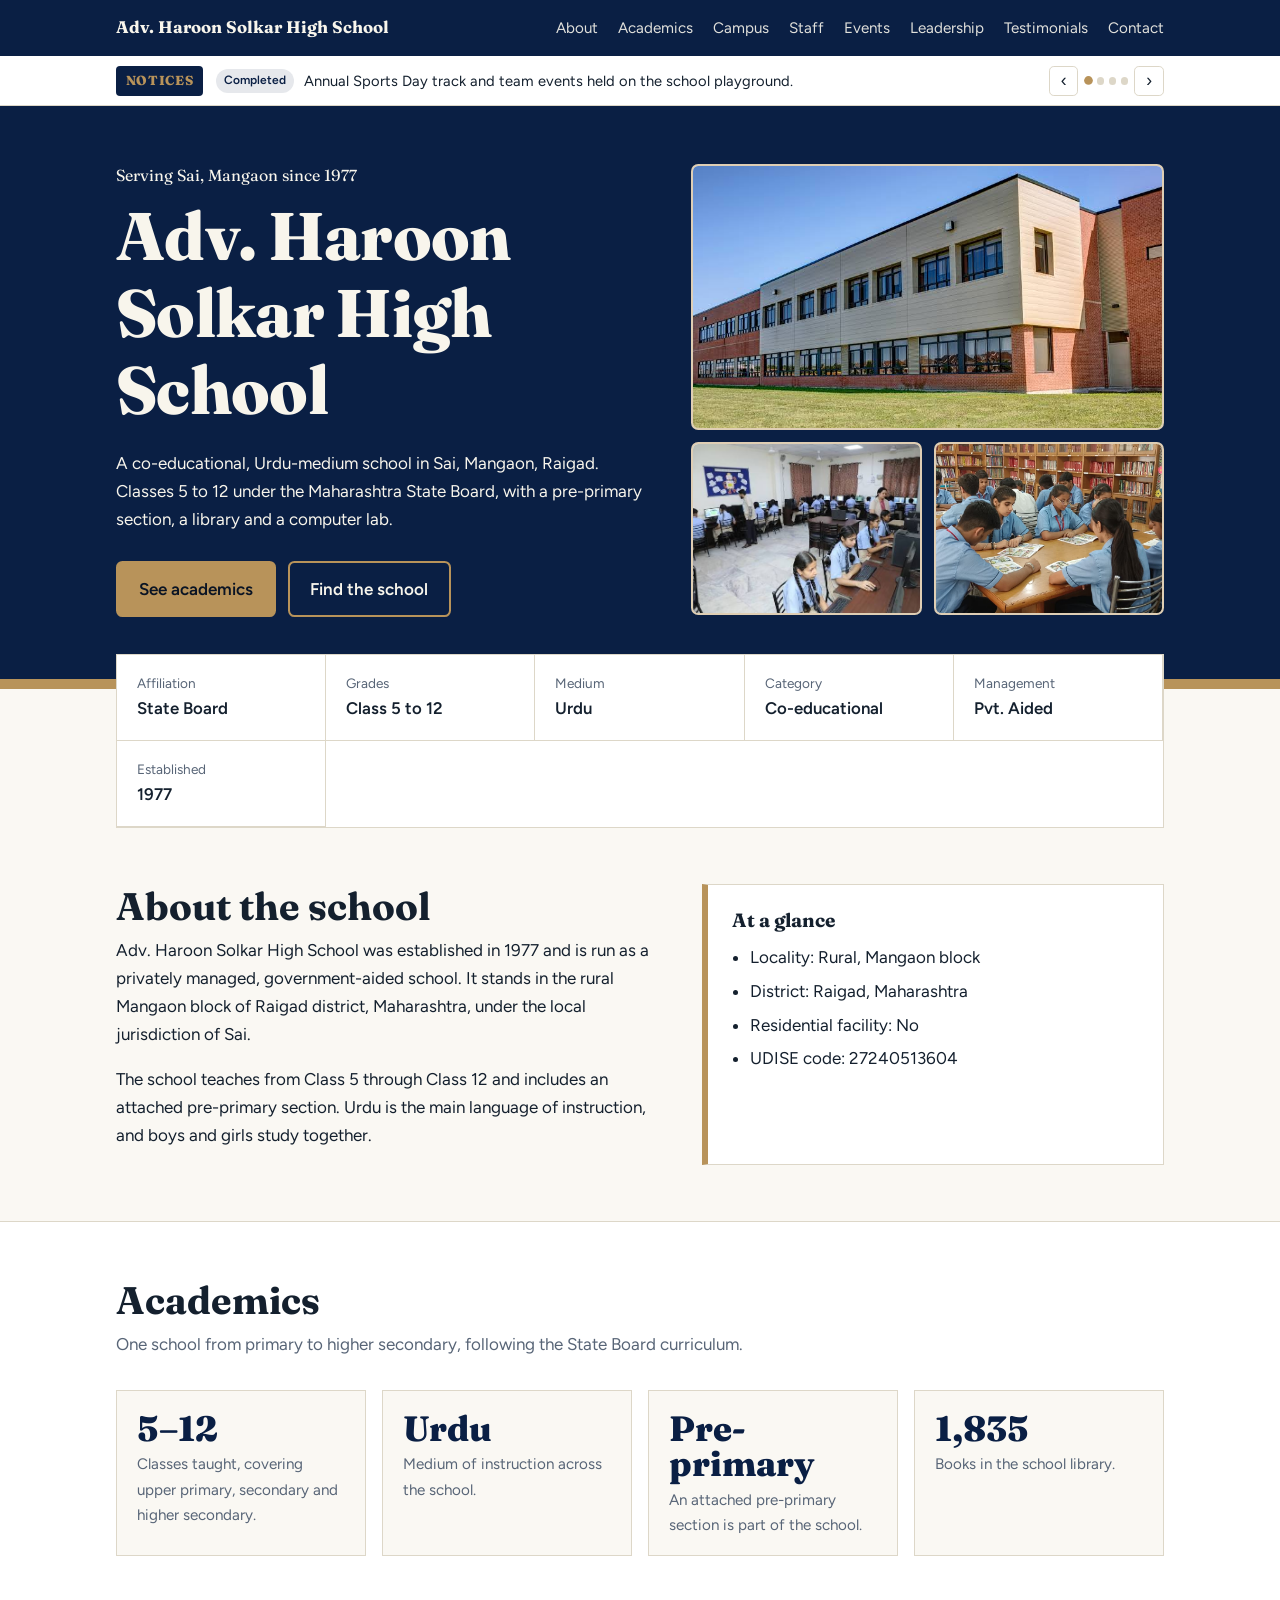
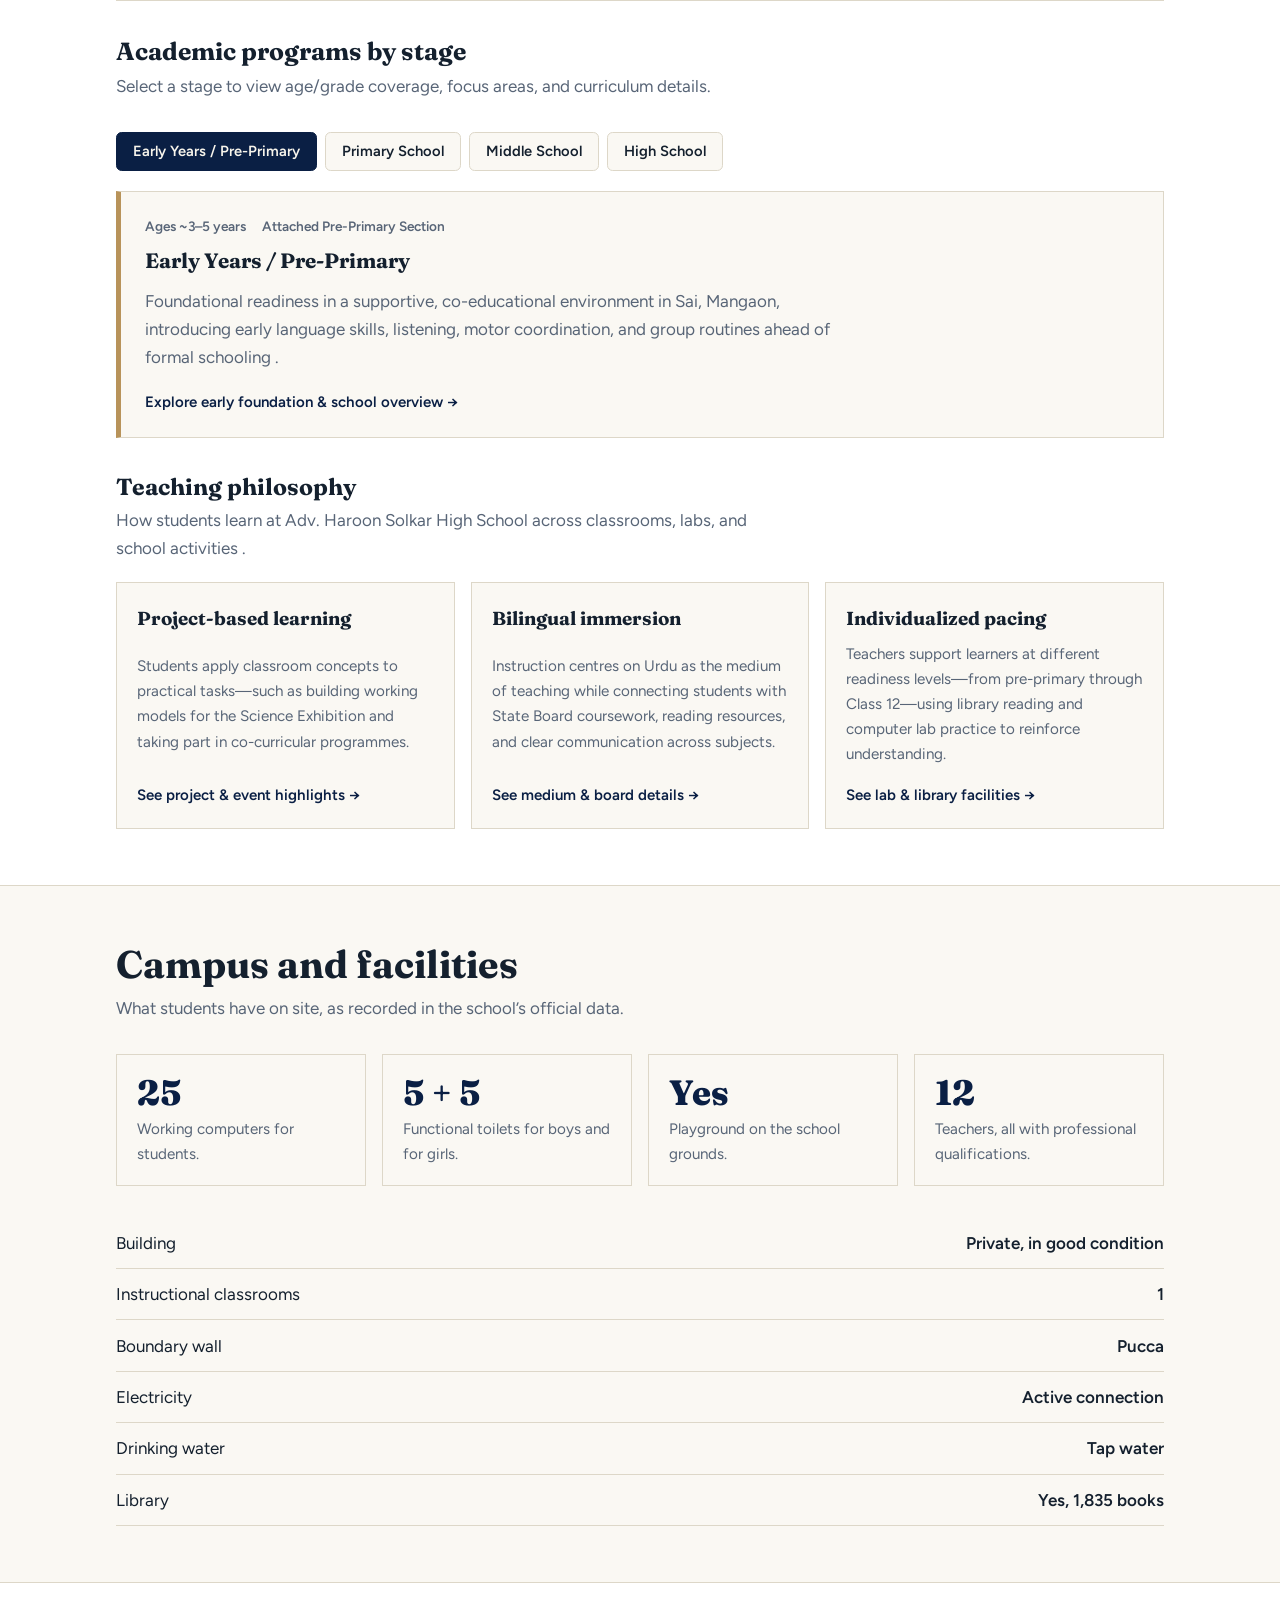
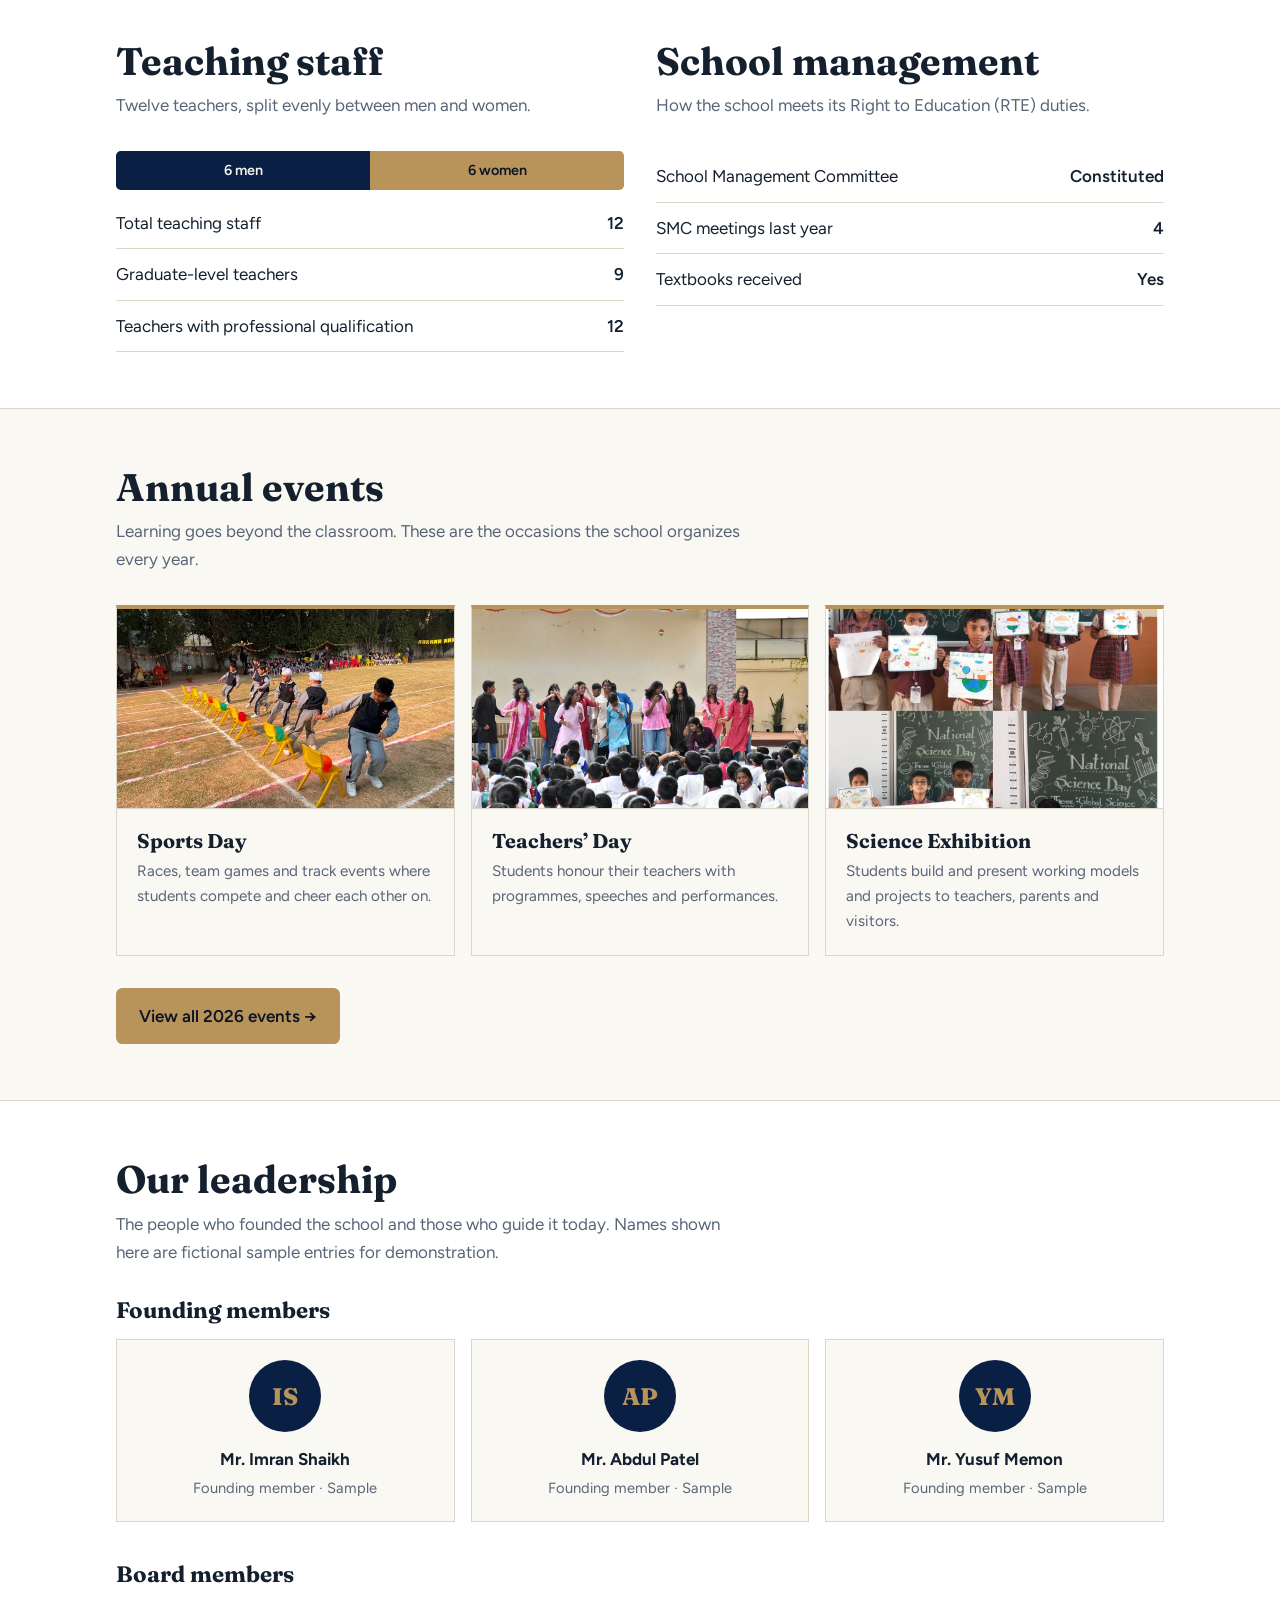
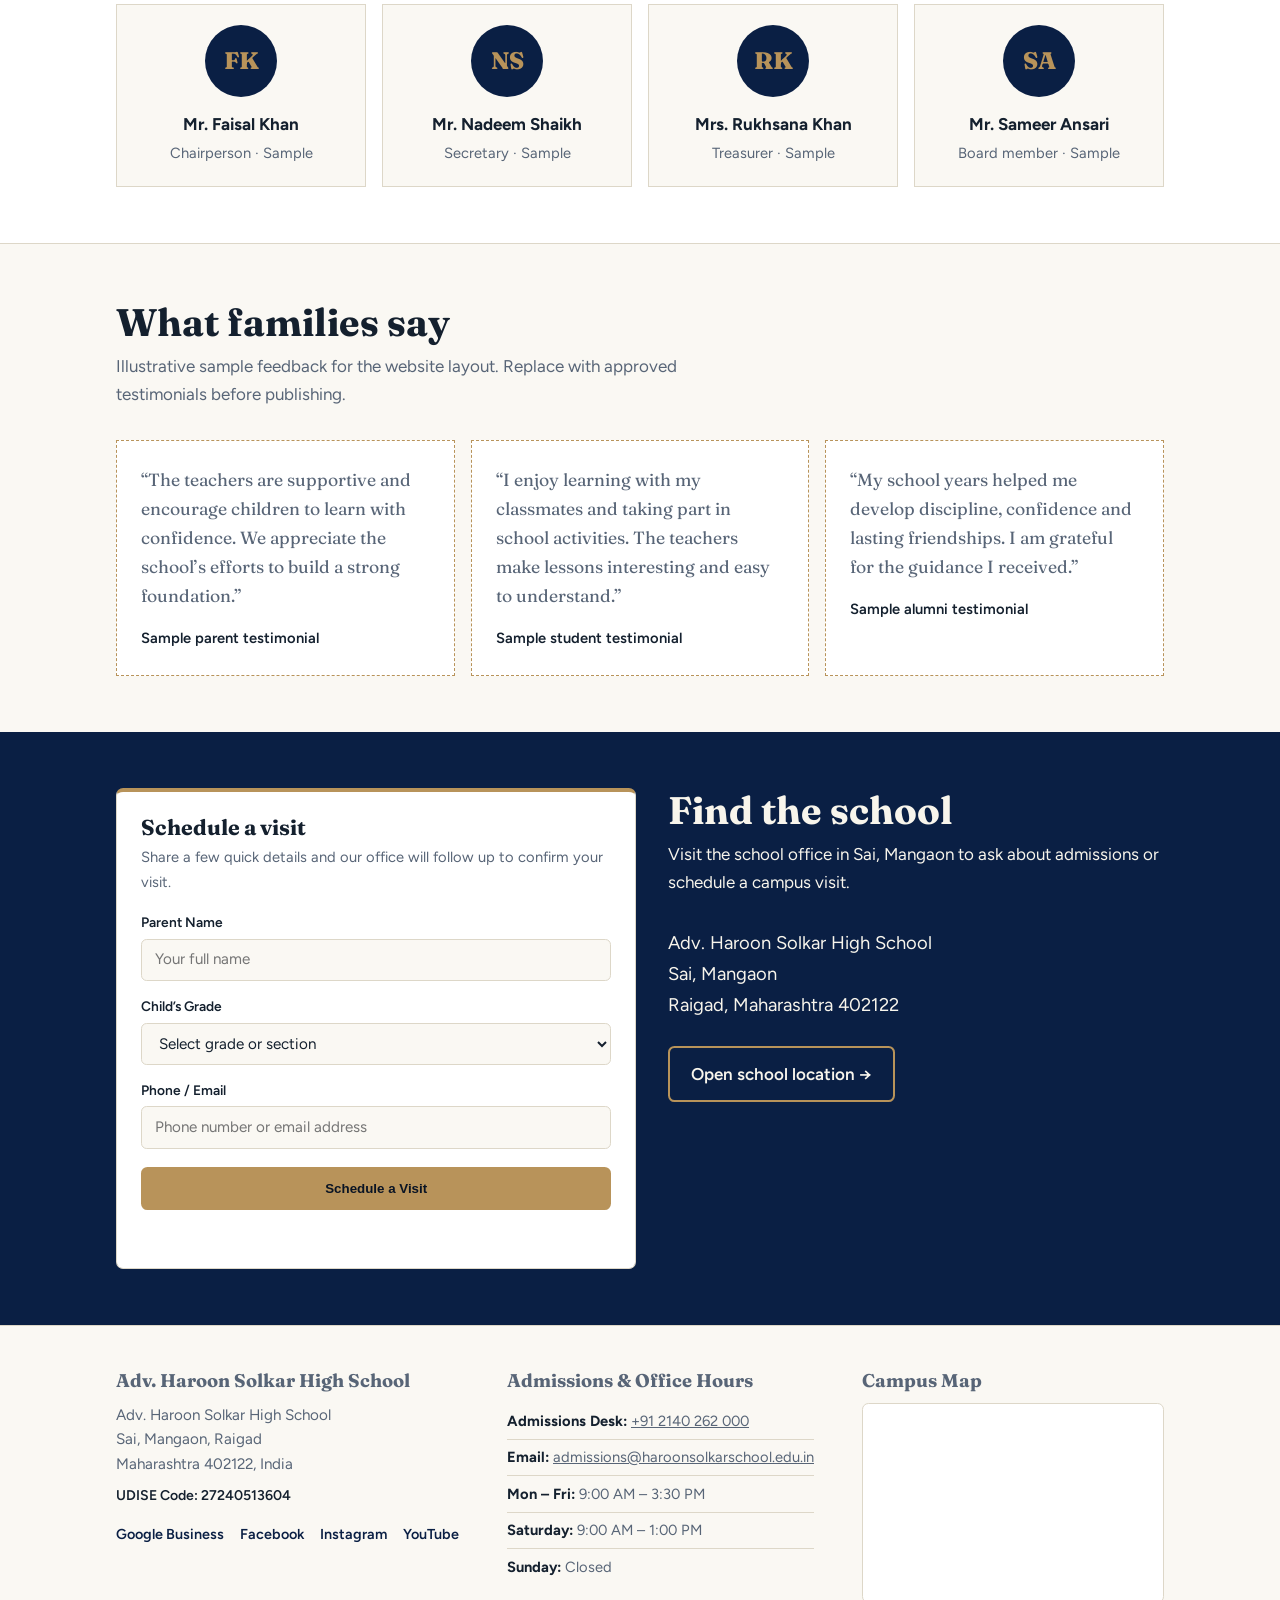
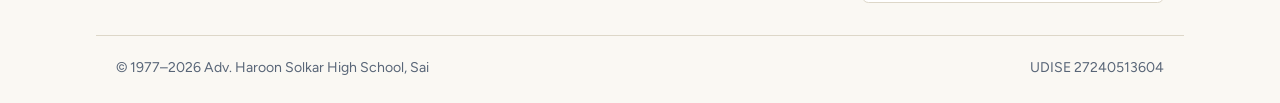
<file: index.html>
<!DOCTYPE html>
<html lang="en">
<head>
<meta charset="utf-8">
<link rel="icon" href="/images/Fav-icon.png?v=2" type="image/png">
<link rel="shortcut icon" href="/images/Fav-icon.png?v=2" type="image/png">
<meta name="viewport" content="width=device-width, initial-scale=1, viewport-fit=cover">
<title>Adv. Haroon Solkar High School, Sai</title>
<link rel="preconnect" href="https://fonts.googleapis.com">
<link rel="stylesheet" href="https://fonts.googleapis.com/css2?family=Fraunces:opsz,wght@9..144,600;9..144,800&family=Figtree:wght@400;500;600&family=Noto+Naskh+Arabic:wght@500;700&display=swap">
<link rel="stylesheet" href="style.css">
</head>
<body>
<nav>
  <div class="wrap">
    <b>Adv. Haroon Solkar High School</b>
    <ul>
      <li><a href="#about">About</a></li>
      <li><a href="#academics">Academics</a></li>
      <li><a href="#campus">Campus</a></li>
      <li><a href="#staff">Staff</a></li>
      <li><a href="#events">Events</a></li>
      <li><a href="#leadership">Leadership</a></li>
      <li><a href="#voices">Testimonials</a></li>
      <li><a href="#contact">Contact</a></li>
    </ul>
  </div>
</nav>

<div class="notice-bar" role="region" aria-label="School notices and announcements">
  <div class="wrap notice-inner">
    <span class="notice-label">Notices</span>
    <div class="notice-viewport" tabindex="0">
      <div class="notice-track">
        <div class="notice-slide">
          <span class="notice-tag past">Completed</span>
          <span>Annual Sports Day track and team events held on the school playground.</span>
        </div>
        <div class="notice-slide">
          <span class="notice-tag past">Completed</span>
          <span>Teachers’ Day assembly and felicitation programme conducted for all 12 faculty members.</span>
        </div>
        <div class="notice-slide">
          <span class="notice-tag upcoming">Upcoming</span>
          <span>Science Exhibition preparations underway — students finalizing working models and projects.</span>
        </div>
        <div class="notice-slide">
          <span class="notice-tag upcoming">Upcoming</span>
          <span>School Management Committee (SMC) and parent-teacher updates available at the school office in Sai.</span>
        </div>
      </div>
    </div>
    <div class="notice-controls">
      <button type="button" class="notice-btn" id="noticePrev" aria-label="Previous notice">‹</button>
      <div class="notice-dots" id="noticeDots" aria-label="Choose notice"></div>
      <button type="button" class="notice-btn" id="noticeNext" aria-label="Next notice">›</button>
    </div>
  </div>
</div>

<header class="hero">
  <div class="wrap">
    <div>
      <p class="since">Serving Sai, Mangaon since 1977</p>
      <h1>Adv. Haroon Solkar High School</h1>
      <p class="lead">A co-educational, Urdu-medium school in Sai, Mangaon, Raigad. Classes 5 to 12 under the Maharashtra State Board, with a pre-primary section, a library and a computer lab.</p>
      <div class="btns">
        <a class="btn primary" href="#academics">See academics</a>
        <a class="btn ghost" href="#contact">Find the school</a>
      </div>
    </div>
    <div class="hero-gallery" aria-label="School photos">
      <figure class="hero-photo hero-photo-main">
        <img src="images/school-building.jpg" alt="Adv. Haroon Solkar High School building in Sai, Mangaon">
      </figure>
      <figure class="hero-photo">
        <img src="images/computer-lab.jpg" alt="Students working in the school computer lab">
      </figure>
      <figure class="hero-photo">
        <img src="images/school-library.jpg" alt="School library and reading space">
      </figure>
    </div>
  </div>
</header>

<div class="wrap">
  <dl class="facts" aria-label="School fast facts">
    <div><dt>Affiliation</dt><dd>State Board</dd></div>
    <div><dt>Grades</dt><dd>Class 5 to 12</dd></div>
    <div><dt>Medium</dt><dd>Urdu</dd></div>
    <div><dt>Category</dt><dd>Co-educational</dd></div>
    <div><dt>Management</dt><dd>Pvt. Aided</dd></div>
    <div><dt>Established</dt><dd>1977</dd></div>
  </dl>
</div>

<section id="about">
  <div class="wrap about">
    <div>
      <h2>About the school</h2>
      <p>Adv. Haroon Solkar High School was established in 1977 and is run as a privately managed, government-aided school. It stands in the rural Mangaon block of Raigad district, Maharashtra, under the local jurisdiction of Sai.</p>
      <p>The school teaches from Class 5 through Class 12 and includes an attached pre-primary section. Urdu is the main language of instruction, and boys and girls study together.</p>
    </div>
    <aside class="panel">
      <h3>At a glance</h3>
      <ul>
        <li>Locality: Rural, Mangaon block</li>
        <li>District: Raigad, Maharashtra</li>
        <li>Residential facility: No</li>
        <li>UDISE code: 27240513604</li>
      </ul>
    </aside>
  </div>
</section>

<section id="academics" class="alt">
  <div class="wrap">
    <h2>Academics</h2>
    <p class="sub">One school from primary to higher secondary, following the State Board curriculum.</p>
    <div class="grid">
      <div class="tile"><div class="n">5–12</div><p>Classes taught, covering upper primary, secondary and higher secondary.</p></div>
      <div class="tile"><div class="n">Urdu</div><p>Medium of instruction across the school.</p></div>
      <div class="tile"><div class="n">Pre-primary</div><p>An attached pre-primary section is part of the school.</p></div>
      <div class="tile"><div class="n">1,835</div><p>Books in the school library.</p></div>
    </div>
    <div class="programs-block">
      <h3>Academic programs by stage</h3>
      <p class="sub">Select a stage to view age/grade coverage, focus areas, and curriculum details.</p>

      <div class="stage-tabs" role="tablist" aria-label="Academic stages">
        <button type="button" class="stage-tab is-active" role="tab" aria-selected="true" aria-controls="stage-early" id="tab-early" data-stage="stage-early">
          Early Years / Pre-Primary
        </button>
        <button type="button" class="stage-tab" role="tab" aria-selected="false" aria-controls="stage-primary" id="tab-primary" data-stage="stage-primary">
          Primary School
        </button>
        <button type="button" class="stage-tab" role="tab" aria-selected="false" aria-controls="stage-middle" id="tab-middle" data-stage="stage-middle">
          Middle School
        </button>
        <button type="button" class="stage-tab" role="tab" aria-selected="false" aria-controls="stage-high" id="tab-high" data-stage="stage-high">
          High School
        </button>
      </div>

      <div class="stage-panels">
        <div class="stage-panel is-active" id="stage-early" role="tabpanel" aria-labelledby="tab-early">
          <div class="stage-meta">
            <span>Ages ~3–5 years</span>
            <span>Attached Pre-Primary Section</span>
          </div>
          <h4>Early Years / Pre-Primary</h4>
          <p>Foundational readiness in a supportive, co-educational environment in Sai, Mangaon, introducing early language skills, listening, motor coordination, and group routines ahead of formal schooling .</p>
          <a class="stage-link" href="#about">Explore early foundation &amp; school overview →</a>
        </div>

        <div class="stage-panel" id="stage-primary" role="tabpanel" aria-labelledby="tab-primary">
          <div class="stage-meta">
            <span>Ages ~10–11 years</span>
            <span>Class 5 (Upper Primary)</span>
          </div>
          <h4>Primary School</h4>
          <p>Builds core literacy, numeracy, and study habits under the Maharashtra State Board curriculum with Urdu instruction, supported by the school library (1,835 books) and 25 working computers .</p>
          <a class="stage-link" href="#campus">Explore campus &amp; learning resources →</a>
        </div>

        <div class="stage-panel" id="stage-middle" role="tabpanel" aria-labelledby="tab-middle">
          <div class="stage-meta">
            <span>Ages ~11–14 years</span>
            <span>Classes 6–8</span>
          </div>
          <h4>Middle School</h4>
          <p>Deepens subject understanding across languages, mathematics, general science, and social studies through hands-on activities, computer lab sessions, and annual exhibitions.</p>
          <a class="stage-link" href="events.html">Explore student exhibitions &amp; 2026 events →</a>
        </div>

        <div class="stage-panel" id="stage-high" role="tabpanel" aria-labelledby="tab-high">
          <div class="stage-meta">
            <span>Ages ~14–18 years</span>
            <span>Classes 9–12 (Secondary &amp; Higher Secondary)</span>
          </div>
          <h4>High School</h4>
          <p>Prepares students for Maharashtra State Board secondary and higher secondary milestones with guided instruction from 12 professionally qualified teachers in a co-educational setting.</p>
          <a class="stage-link" href="#staff">Explore teaching staff &amp; academic support →</a>
        </div>
      </div>

      <div class="philosophy-box">
        <h3>Teaching philosophy</h3>
        <p class="sub" style="margin-bottom:1.25rem">How students learn at Adv. Haroon Solkar High School across classrooms, labs, and school activities .</p>
        <div class="phil-grid">
          <div class="phil-card">
            <h4>Project-based learning</h4>
            <p>Students apply classroom concepts to practical tasks—such as building working models for the Science Exhibition and taking part in co-curricular programmes.</p>
            <a class="stage-link" href="events.html">See project &amp; event highlights →</a>
          </div>
          <div class="phil-card">
            <h4>Bilingual immersion</h4>
            <p>Instruction centres on Urdu as the medium of teaching while connecting students with State Board coursework, reading resources, and clear communication across subjects.</p>
            <a class="stage-link" href="#about">See medium &amp; board details →</a>
          </div>
          <div class="phil-card">
            <h4>Individualized pacing</h4>
            <p>Teachers support learners at different readiness levels—from pre-primary through Class 12—using library reading and computer lab practice to reinforce understanding.</p>
            <a class="stage-link" href="#campus">See lab &amp; library facilities →</a>
          </div>
        </div>
      </div>
    </div>
  </div>
</section>

<section id="campus">
  <div class="wrap">
    <h2>Campus and facilities</h2>
    <p class="sub">What students have on site, as recorded in the school’s official data.</p>
    <div class="grid">
      <div class="tile"><div class="n">25</div><p>Working computers for students.</p></div>
      <div class="tile"><div class="n">5 + 5</div><p>Functional toilets for boys and for girls.</p></div>
      <div class="tile"><div class="n">Yes</div><p>Playground on the school grounds.</p></div>
      <div class="tile"><div class="n">12</div><p>Teachers, all with professional qualifications.</p></div>
    </div>
    <div class="table-scroll" style="margin-top:2rem">
      <ul class="checks">
        <li><span>Building</span><span>Private, in good condition</span></li>
        <li><span>Instructional classrooms</span><span>1</span></li>
        <li><span>Boundary wall</span><span>Pucca</span></li>
        <li><span>Electricity</span><span>Active connection</span></li>
        <li><span>Drinking water</span><span>Tap water</span></li>
        <li><span>Library</span><span>Yes, 1,835 books</span></li>
      </ul>
    </div>
  </div>
</section>

<section id="staff" class="alt">
  <div class="wrap split">
    <div>
      <h2>Teaching staff</h2>
      <p class="sub">Twelve teachers, split evenly between men and women.</p>
      <div class="bar" role="img" aria-label="6 male and 6 female teachers">
        <span class="m">6 men</span><span class="f">6 women</span>
      </div>
      <ul class="checks">
        <li><span>Total teaching staff</span><span>12</span></li>
        <li><span>Graduate-level teachers</span><span>9</span></li>
        <li><span>Teachers with professional qualification</span><span>12</span></li>
      </ul>
    </div>
    <div>
      <h2>School management</h2>
      <p class="sub">How the school meets its Right to Education (RTE) duties.</p>
      <ul class="checks">
        <li><span>School Management Committee</span><span>Constituted</span></li>
        <li><span>SMC meetings last year</span><span>4</span></li>
        <li><span>Textbooks received</span><span>Yes</span></li>
      </ul>
    </div>
  </div>
</section>

<section id="events">
  <div class="wrap">
    <h2>Annual events</h2>
    <p class="sub">Learning goes beyond the classroom. These are the occasions the school organizes every year.</p>
    <div class="grid">
      <div class="tile ev">
        <img src="images/sports-day.jpg" alt="Students participating in Sports Day races" class="ev-img">
        <div class="ev-body">
          <h3>Sports Day</h3>
          <p>Races, team games and track events where students compete and cheer each other on.</p>
        </div>
      </div>
      <div class="tile ev">
        <img src="images/teachers-day.jpg" alt="Students performing for Teachers' Day" class="ev-img">
        <div class="ev-body">
          <h3>Teachers’ Day</h3>
          <p>Students honour their teachers with programmes, speeches and performances.</p>
        </div>
      </div>
      <div class="tile ev">
        <img src="images/science-exhibition.jpg" alt="Students presenting models at the Science Exhibition" class="ev-img">
        <div class="ev-body">
          <h3>Science Exhibition</h3>
          <p>Students build and present working models and projects to teachers, parents and visitors.</p>
        </div>
      </div>
    </div>
    <div class="btns" style="margin-top:2rem">
      <a class="btn primary" href="events.html">View all 2026 events →</a>
    </div>
  </div>
</section>

<section id="leadership" class="alt">
  <div class="wrap">
    <h2>Our leadership</h2>
    <p class="sub">The people who founded the school and those who guide it today. Names shown here are fictional sample entries for demonstration.</p>
    <h3 class="grp">Founding members</h3>
    <div class="people">
      <div class="person"><div class="avatar">IS</div><b>Mr. Imran Shaikh</b><span>Founding member · Sample</span></div>
      <div class="person"><div class="avatar">AP</div><b>Mr. Abdul Patel</b><span>Founding member · Sample</span></div>
      <div class="person"><div class="avatar">YM</div><b>Mr. Yusuf Memon</b><span>Founding member · Sample</span></div>
    </div>
    <h3 class="grp">Board members</h3>
    <div class="people" style="margin-bottom:0">
      <div class="person"><div class="avatar">FK</div><b>Mr. Faisal Khan</b><span>Chairperson · Sample</span></div>
      <div class="person"><div class="avatar">NS</div><b>Mr. Nadeem Shaikh</b><span>Secretary · Sample</span></div>
      <div class="person"><div class="avatar">RK</div><b>Mrs. Rukhsana Khan</b><span>Treasurer · Sample</span></div>
      <div class="person"><div class="avatar">SA</div><b>Mr. Sameer Ansari</b><span>Board member · Sample</span></div>
    </div>
  </div>
</section>

<section id="voices">
  <div class="wrap">
    <h2>What families say</h2>
    <p class="sub">Illustrative sample feedback for the website layout. Replace with approved testimonials before publishing.</p>
    <div class="grid">
      <blockquote><p>“The teachers are supportive and encourage children to learn with confidence. We appreciate the school’s efforts to build a strong foundation.”</p><footer>Sample parent testimonial</footer></blockquote>
      <blockquote><p>“I enjoy learning with my classmates and taking part in school activities. The teachers make lessons interesting and easy to understand.”</p><footer>Sample student testimonial</footer></blockquote>
      <blockquote><p>“My school years helped me develop discipline, confidence and lasting friendships. I am grateful for the guidance I received.”</p><footer>Sample alumni testimonial</footer></blockquote>
    </div>
  </div>
</section>

<section id="contact" class="contact">
  <div class="wrap contact-grid">
    <div class="inquiry-card">
      <h3>Schedule a visit</h3>
      <p class="inquiry-sub">Share a few quick details and our office will follow up to confirm your visit.</p>
      <form id="visitForm" class="inquiry-form" novalidate>
        <div class="form-field">
          <label for="parentName">Parent Name</label>
          <input id="parentName" name="parentName" type="text" placeholder="Your full name" required>
        </div>
        <div class="form-field">
          <label for="childGrade">Child’s Grade</label>
          <select id="childGrade" name="childGrade" required>
            <option value="" selected disabled>Select grade or section</option>
            <option value="Pre-Primary">Pre-Primary (Early Years)</option>
            <option value="Class 5">Class 5</option>
            <option value="Class 6">Class 6</option>
            <option value="Class 7">Class 7</option>
            <option value="Class 8">Class 8</option>
            <option value="Class 9">Class 9</option>
            <option value="Class 10">Class 10</option>
            <option value="Class 11">Class 11</option>
            <option value="Class 12">Class 12</option>
          </select>
        </div>
        <div class="form-field">
          <label for="parentContact">Phone / Email</label>
          <input id="parentContact" name="parentContact" type="text" placeholder="Phone number or email address" required>
        </div>
        <button type="submit" class="btn primary inquiry-submit">Schedule a Visit</button>
        <p id="visitStatus" class="form-status" role="status" aria-live="polite"></p>
      </form>
    </div>

    <div class="contact-info-col">
      <h2>Find the school</h2>
      <p class="sub">Visit the school office in Sai, Mangaon to ask about admissions or schedule a campus visit.</p>
      <address>
        Adv. Haroon Solkar High School<br>
        Sai, Mangaon<br>
        Raigad, Maharashtra 402122
      </address>
      <div class="btns">
        <a class="btn ghost" href="https://share.google/5Ch498tie7wR4yq0A" target="_blank" rel="noopener noreferrer">Open school location →</a>
      </div>
    </div>
  </div>
</section>

<footer class="site-footer">
  <div class="wrap footer-grid">
    <div class="footer-col">
      <h3>Adv. Haroon Solkar High School</h3>
      <address class="footer-address">
        Adv. Haroon Solkar High School<br>
        Sai, Mangaon, Raigad<br>
        Maharashtra 402122, India
      </address>
      <p class="footer-meta">UDISE Code: 27240513604</p>
      <div class="social-links" aria-label="Social media links">
        <a href="https://share.google/5Ch498tie7wR4yq0A" target="_blank" rel="noopener noreferrer">Google Business</a>
        <a href="https://www.facebook.com" target="_blank" rel="noopener noreferrer">Facebook</a>
        <a href="https://www.instagram.com" target="_blank" rel="noopener noreferrer">Instagram</a>
        <a href="https://www.youtube.com" target="_blank" rel="noopener noreferrer">YouTube</a>
      </div>
    </div>

    <div class="footer-col">
      <h3>Admissions &amp; Office Hours</h3>
      <ul class="footer-list">
        <li><strong>Admissions Desk:</strong> <a href="tel:+912140262000">+91 2140 262 000</a></li>
        <li><strong>Email:</strong> <a href="mailto:admissions@haroonsolkarschool.edu.in">admissions@haroonsolkarschool.edu.in</a></li>
        <li><strong>Mon – Fri:</strong> 9:00 AM – 3:30 PM</li>
        <li><strong>Saturday:</strong> 9:00 AM – 1:00 PM</li>
        <li><strong>Sunday:</strong> Closed</li>
      </ul>
    </div>

    <div class="footer-col footer-map-col">
      <h3>Campus Map</h3>
      <div class="map-frame-wrap">
        <iframe
          title="Adv. Haroon Solkar High School, Sai, Mangaon Map"
          src="https://www.google.com/maps?q=Sai,+Mangaon,+Raigad,+Maharashtra+402122&output=embed"
          loading="lazy"
          referrerpolicy="no-referrer-when-downgrade"
          allowfullscreen>
        </iframe>
      </div>
    </div>
  </div>

  <div class="wrap footer-bottom">
    <span>© 1977–2026 Adv. Haroon Solkar High School, Sai</span>
    <span>UDISE 27240513604</span>
  </div>
</footer>

<script>
  document.addEventListener("DOMContentLoaded", () => {
    const targets = document.querySelectorAll(
      ".facts, section h2, section .sub, .about > div, .panel, .tile, .split > div, .person, blockquote, address"
    );

    // Add initial hidden state and stagger items within grids
    targets.forEach((el) => {
      el.classList.add("reveal");
      const parent = el.parentElement;
      if (parent && (parent.classList.contains("grid") || parent.classList.contains("people"))) {
        const index = Array.from(parent.children).indexOf(el);
        el.style.transitionDelay = `${index * 90}ms`;
      }
    });

    const observer = new IntersectionObserver(
      (entries, obs) => {
        entries.forEach((entry) => {
          if (entry.isIntersecting) {
            entry.target.classList.add("is-visible");
            // Clear stagger delay after entrance so hover transitions stay snappy
            setTimeout(() => {
              entry.target.style.transitionDelay = "0ms";
            }, 800);
            obs.unobserve(entry.target);
          }
        });
      },
      {
        threshold: 0.12,
        rootMargin: "0px 0px -40px 0px"
      }
    );

    targets.forEach((el) => observer.observe(el));
  });

// Top notice carousel
    const track = document.querySelector(".notice-track");
    const slides = track ? Array.from(track.children) : [];
    const prevBtn = document.getElementById("noticePrev");
    const nextBtn = document.getElementById("noticeNext");
    const dotsWrap = document.getElementById("noticeDots");
    const noticeBar = document.querySelector(".notice-bar");

    if (track && slides.length > 0 && prevBtn && nextBtn && dotsWrap) {
      let currentIndex = 0;
      let autoPlayTimer;
      const prefersReducedMotion = window.matchMedia("(prefers-reduced-motion: reduce)").matches;

      slides.forEach((_, idx) => {
        const dot = document.createElement("button");
        dot.type = "button";
        dot.className = "notice-dot" + (idx === 0 ? " active" : "");
        dot.setAttribute("aria-label", `Show notice ${idx + 1}`);
        dot.addEventListener("click", () => {
          goToSlide(idx);
          restartAutoPlay();
        });
        dotsWrap.appendChild(dot);
      });

      const dots = Array.from(dotsWrap.children);

      function goToSlide(index) {
        currentIndex = (index + slides.length) % slides.length;
        track.style.transform = `translateX(-${currentIndex * 100}%)`;
        dots.forEach((dot, i) => dot.classList.toggle("active", i === currentIndex));
      }

      function startAutoPlay() {
        if (prefersReducedMotion || slides.length < 2) return;
        stopAutoPlay();
        autoPlayTimer = setInterval(() => goToSlide(currentIndex + 1), 5000);
      }

      function stopAutoPlay() {
        clearInterval(autoPlayTimer);
      }

      function restartAutoPlay() {
        stopAutoPlay();
        startAutoPlay();
      }

      prevBtn.addEventListener("click", () => {
        goToSlide(currentIndex - 1);
        restartAutoPlay();
      });

      nextBtn.addEventListener("click", () => {
        goToSlide(currentIndex + 1);
        restartAutoPlay();
      });

      if (noticeBar) {
        noticeBar.addEventListener("mouseenter", stopAutoPlay);
        noticeBar.addEventListener("mouseleave", startAutoPlay);
        noticeBar.addEventListener("focusin", stopAutoPlay);
        noticeBar.addEventListener("focusout", startAutoPlay);
      }

      startAutoPlay();
    }

// Academic stage tabs
    const stageTabs = Array.from(document.querySelectorAll(".stage-tab"));
    const stagePanels = Array.from(document.querySelectorAll(".stage-panel"));

    stageTabs.forEach((tab) => {
      tab.addEventListener("click", () => {
        const targetId = tab.getAttribute("data-stage");

        stageTabs.forEach((t) => {
          const isSelected = t === tab;
          t.classList.toggle("is-active", isSelected);
          t.setAttribute("aria-selected", String(isSelected));
        });

        stagePanels.forEach((panel) => {
          panel.classList.toggle("is-active", panel.id === targetId);
        });
      });
    });

// Schedule a visit form
    // Schedule a visit form -> sends directly to email via FormSubmit AJAX API
    const visitForm = document.getElementById("visitForm");
    const visitStatus = document.getElementById("visitStatus");
    const recipientEmail = "solkaraarhaan@gmail.com";

    if (visitForm && visitStatus) {
      visitForm.addEventListener("submit", async (e) => {
        e.preventDefault();
        const nameInput = document.getElementById("parentName");
        const gradeSelect = document.getElementById("childGrade");
        const contactInput = document.getElementById("parentContact");
        const submitBtn = visitForm.querySelector('button[type="submit"]');

        const parentName = nameInput ? nameInput.value.trim() : "";
        const childGrade = gradeSelect ? gradeSelect.value : "";
        const contact = contactInput ? contactInput.value.trim() : "";

        if (!parentName || !childGrade || !contact) {
          visitStatus.textContent = "Please fill in Parent Name, Child’s Grade, and Phone/Email.";
          return;
        }

        if (submitBtn) submitBtn.disabled = true;
        visitStatus.textContent = "Sending visit request...";

        try {
          const response = await fetch(`https://formsubmit.co/ajax/${encodeURIComponent(recipientEmail)}`, {
            method: "POST",
            headers: {
              "Content-Type": "application/json",
              "Accept": "application/json"
            },
            body: JSON.stringify({
              _subject: `Campus Visit Request: ${parentName} (${childGrade}) — Adv. Haroon Solkar High School`,
              "Parent Name": parentName,
              "Child’s Grade": childGrade,
              "Phone / Email": contact,
              "_template": "table"
            })
          });

          const data = await response.json();

          if (response.ok && (data.success === "true" || data.success === true)) {
            visitStatus.textContent = `Visit request sent for ${parentName} (${childGrade}). Our office will reach out via ${contact}.`;
            visitForm.reset();
          } else {
            visitStatus.textContent = "Could not send request right now. Please check the email activation or try again.";
          }
        } catch (err) {
          visitStatus.textContent = "Network error while sending request. Please try again.";
        } finally {
          if (submitBtn) submitBtn.disabled = false;
        }
      });
    }
</script>
</body>
</html>
</file>
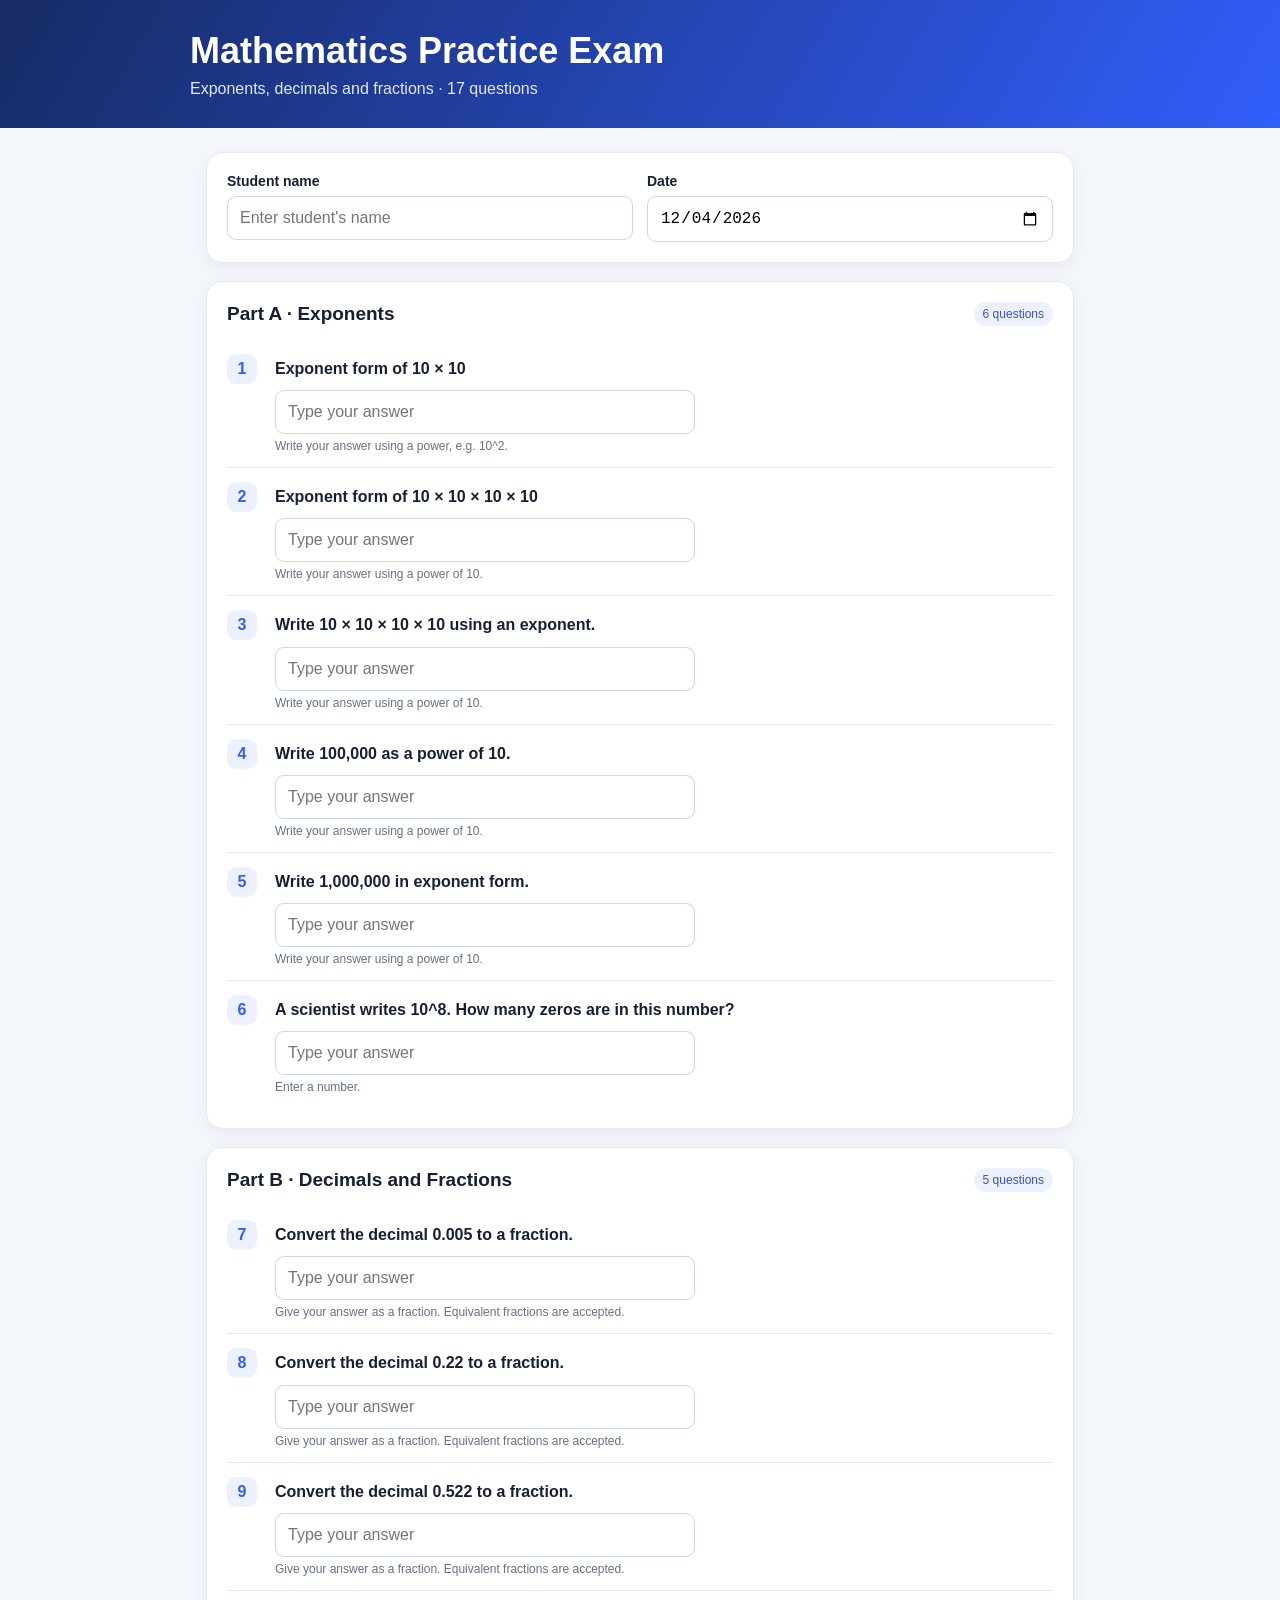
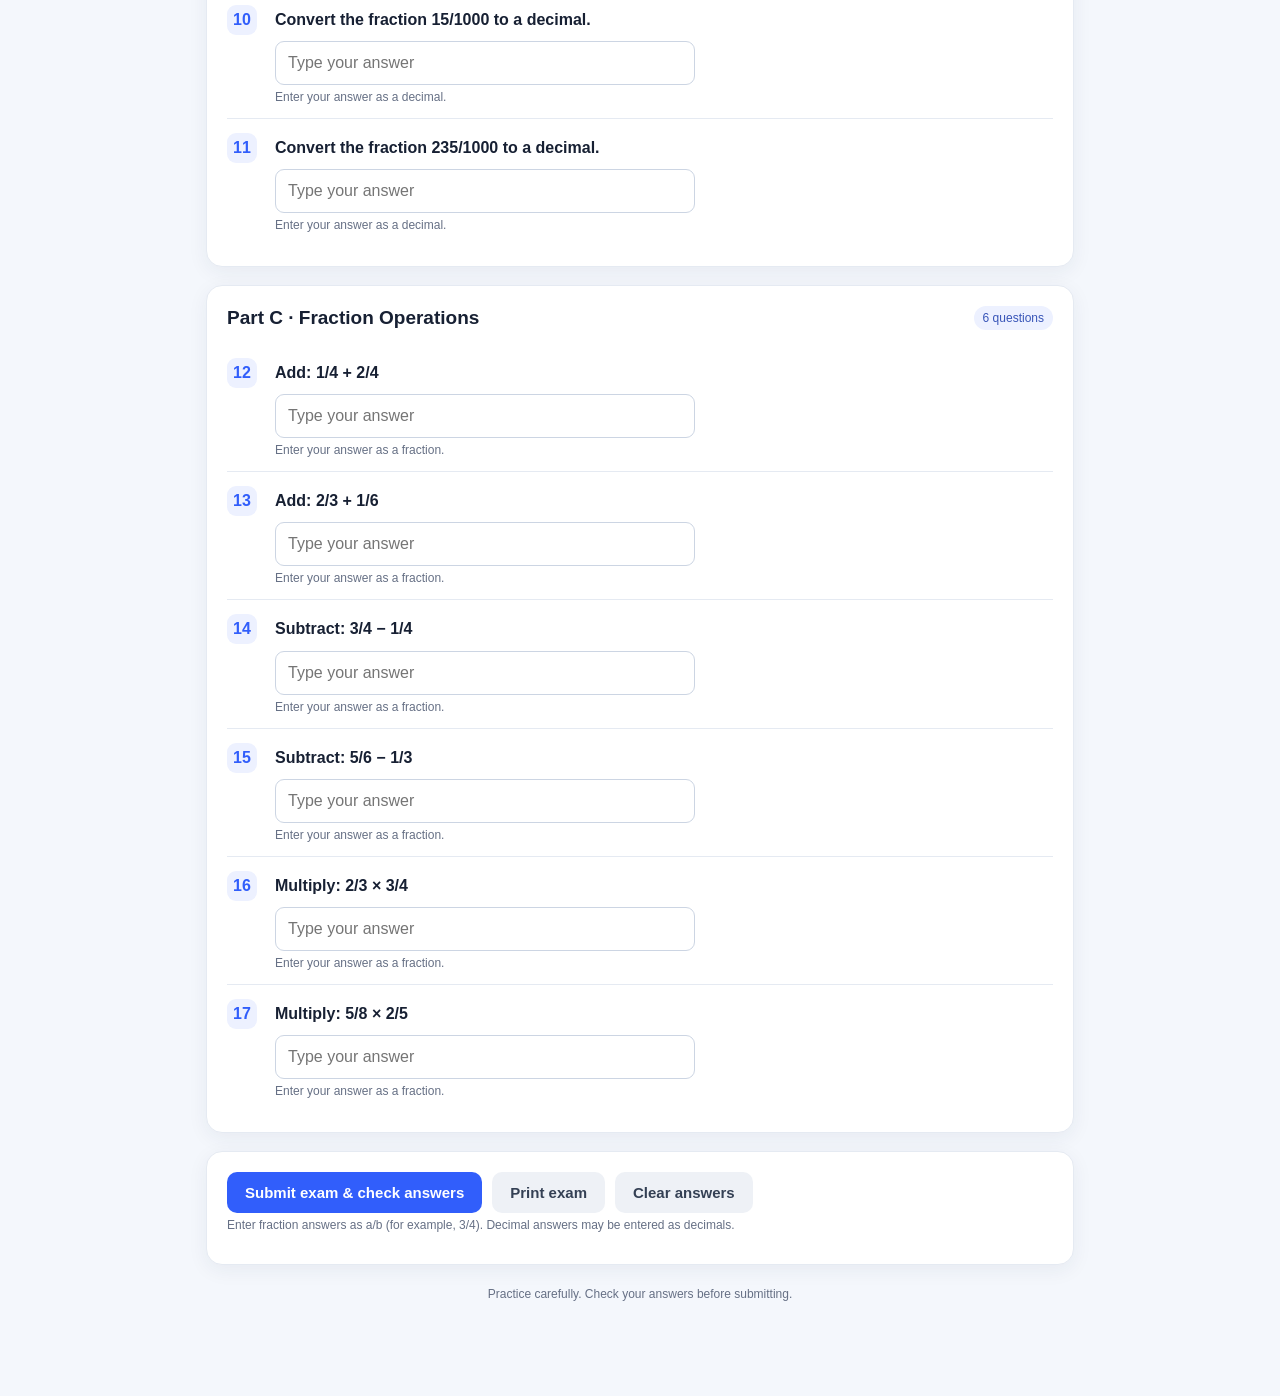
<file: mathematics_exam.html>
<!DOCTYPE html>
<html lang="en">
<head>
<meta charset="UTF-8">
<meta name="viewport" content="width=device-width, initial-scale=1.0">
<title>Mathematics Practice Exam</title>
<style>
:root{--ink:#172033;--muted:#667085;--line:#e5eaf2;--blue:#315efb;--bg:#f4f7fc;--green:#16834a;--red:#c43232}
*{box-sizing:border-box}body{margin:0;background:var(--bg);font-family:Inter,Segoe UI,Arial,sans-serif;color:var(--ink)}
header{background:linear-gradient(120deg,#172b65,#315efb);color:white;padding:30px 18px}
.hero{max-width:900px;margin:auto}.hero h1{margin:0 0 8px;font-size:clamp(25px,4vw,36px)}.hero p{margin:0;color:#e1e8ff}
main{max-width:900px;margin:24px auto;padding:0 16px 48px}
.panel{background:white;border:1px solid var(--line);border-radius:16px;padding:20px;margin-bottom:18px;box-shadow:0 5px 20px #1b2d5010}
.student{display:grid;grid-template-columns:1fr 1fr;gap:14px}.field label{display:block;font-weight:650;font-size:14px;margin-bottom:7px}.field input,.answer{width:100%;border:1px solid #ccd5e3;border-radius:9px;padding:12px;font-size:16px;outline:none}.field input:focus,.answer:focus{border-color:var(--blue);box-shadow:0 0 0 3px #315efb18}
.section-title{display:flex;align-items:center;justify-content:space-between;gap:10px;margin:0 0 14px}.section-title h2{font-size:19px;margin:0}.tag{font-size:12px;color:#3855b8;background:#edf1ff;padding:5px 9px;border-radius:20px}
.question{padding:14px 0;border-top:1px solid var(--line);display:grid;grid-template-columns:38px 1fr;gap:10px;align-items:start}.question:first-of-type{border-top:0}.number{width:30px;height:30px;border-radius:9px;background:#edf1ff;color:#315efb;display:grid;place-items:center;font-weight:750}.qtext{font-weight:600;margin:3px 0 10px;line-height:1.45}.answer{max-width:420px}.hint{font-size:12px;color:var(--muted);margin-top:5px}
.actions{display:flex;gap:10px;flex-wrap:wrap}.btn{border:0;border-radius:10px;padding:12px 18px;font-size:15px;font-weight:700;cursor:pointer}.primary{background:var(--blue);color:white}.secondary{background:#eef1f6;color:#344054}.btn:hover{filter:brightness(.96)}
#result{display:none}.score{font-size:30px;font-weight:800;margin:6px 0}.result-row{padding:10px 0;border-top:1px solid var(--line);display:flex;gap:10px;justify-content:space-between}.correct{color:var(--green);font-weight:700}.incorrect{color:var(--red);font-weight:700}
footer{text-align:center;color:var(--muted);font-size:12px;padding:4px 0 22px}
@media(max-width:600px){.student{grid-template-columns:1fr}.panel{padding:16px}.question{grid-template-columns:32px 1fr}.answer{max-width:100%}}
@media print{body{background:white}header{padding:16px}.panel{box-shadow:none;break-inside:avoid}.actions,#result,footer{display:none!important}.answer{border:0;border-bottom:1px solid #777;border-radius:0}}
</style>
</head>
<body>
<header><div class="hero"><h1>Mathematics Practice Exam</h1><p>Exponents, decimals and fractions · 17 questions</p></div></header>
<main>
  <section class="panel">
    <div class="student">
      <div class="field"><label for="studentName">Student name</label><input id="studentName" type="text" placeholder="Enter student's name"></div>
      <div class="field"><label for="examDate">Date</label><input id="examDate" type="date"></div>
    </div>
  </section>
  <form id="examForm">
    <section class="panel">
      <div class="section-title"><h2>Part A · Exponents</h2><span class="tag">6 questions</span></div>
      <div id="exponents"></div>
    </section>
    <section class="panel">
      <div class="section-title"><h2>Part B · Decimals and Fractions</h2><span class="tag">5 questions</span></div>
      <div id="decimals"></div>
    </section>
    <section class="panel">
      <div class="section-title"><h2>Part C · Fraction Operations</h2><span class="tag">6 questions</span></div>
      <div id="operations"></div>
    </section>
    <section class="panel">
      <div class="actions">
        <button class="btn primary" type="submit">Submit exam &amp; check answers</button>
        <button class="btn secondary" type="button" onclick="window.print()">Print exam</button>
        <button class="btn secondary" type="reset" id="resetBtn">Clear answers</button>
      </div>
      <p class="hint">Enter fraction answers as a/b (for example, 3/4). Decimal answers may be entered as decimals.</p>
    </section>
  </form>
  <section class="panel" id="result" aria-live="polite">
    <h2>Exam result</h2><div id="studentResult"></div><div class="score" id="score"></div><p id="feedback"></p>
    <div id="review"></div>
  </section>
  <footer>Practice carefully. Check your answers before submitting.</footer>
</main>
<script>
const sections = {
  exponents: [
    ["Exponent form of 10 × 10", "10^2", "Write your answer using a power, e.g. 10^2."],
    ["Exponent form of 10 × 10 × 10 × 10", "10^4", "Write your answer using a power of 10."],
    ["Write 10 × 10 × 10 × 10 using an exponent.", "10^4", "Write your answer using a power of 10."],
    ["Write 100,000 as a power of 10.", "10^5", "Write your answer using a power of 10."],
    ["Write 1,000,000 in exponent form.", "10^6", "Write your answer using a power of 10."],
    ["A scientist writes 10^8. How many zeros are in this number?", "8", "Enter a number."]
  ],
  decimals: [
    ["Convert the decimal 0.005 to a fraction.", "1/200", "Give your answer as a fraction. Equivalent fractions are accepted."],
    ["Convert the decimal 0.22 to a fraction.", "11/50", "Give your answer as a fraction. Equivalent fractions are accepted."],
    ["Convert the decimal 0.522 to a fraction.", "261/500", "Give your answer as a fraction. Equivalent fractions are accepted."],
    ["Convert the fraction 15/1000 to a decimal.", "0.015", "Enter your answer as a decimal."],
    ["Convert the fraction 235/1000 to a decimal.", "0.235", "Enter your answer as a decimal."]
  ],
  operations: [
    ["Add: 1/4 + 2/4", "3/4", "Enter your answer as a fraction."],
    ["Add: 2/3 + 1/6", "5/6", "Enter your answer as a fraction."],
    ["Subtract: 3/4 − 1/4", "1/2", "Enter your answer as a fraction."],
    ["Subtract: 5/6 − 1/3", "1/2", "Enter your answer as a fraction."],
    ["Multiply: 2/3 × 3/4", "1/2", "Enter your answer as a fraction."],
    ["Multiply: 5/8 × 2/5", "1/4", "Enter your answer as a fraction."]
  ]
};
const allQuestions = [];
let count = 0;
for (const [sectionId, questions] of Object.entries(sections)) {
  const container = document.getElementById(sectionId);
  questions.forEach(([prompt, answer, hint]) => {
    count++;
    const item = {id: "q" + count, prompt, answer, section: sectionId};
    allQuestions.push(item);
    const div = document.createElement("div");
    div.className = "question";
    div.innerHTML = `<div class="number">${count}</div><div><div class="qtext"></div><input class="answer" id="${item.id}" name="${item.id}" type="text" autocomplete="off" placeholder="Type your answer"><div class="hint"></div></div>`;
    div.querySelector(".qtext").textContent = prompt;
    div.querySelector(".hint").textContent = hint;
    container.appendChild(div);
  });
}
function gcd(a,b){return b===0?Math.abs(a):gcd(b,a%b)}
function fractionValue(s){
  const match = s.trim().replace(/\s/g,"").match(/^(-?\d+)\/(-?\d+)$/);
  if(!match) return null;
  const n=Number(match[1]), d=Number(match[2]);
  if(!Number.isFinite(n)||!Number.isFinite(d)||d===0) return null;
  return n/d;
}
function normalize(s){return s.trim().toLowerCase().replace(/\s/g,"").replace(/×/g,"*").replace(/\*\*/g,"^")}
function isCorrect(input, expected, id){
  const value=normalize(input);
  if(!value) return false;
  if(id==="q1"||id==="q2"||id==="q3"||id==="q4"||id==="q5"){
    const power=value.replace(/[{}]/g,"").replace("10^","10^");
    return power==="10^"+expected.split("^")[1] || power==="1e"+expected.split("^")[1];
  }
  if(expected.includes("/")){
    const actual=fractionValue(value);
    return actual!==null && Math.abs(actual-fractionValue(expected))<1e-10;
  }
  const actual=Number(value);
  return value!=="" && Number.isFinite(actual) && Math.abs(actual-Number(expected))<1e-10;
}
document.getElementById("examForm").addEventListener("submit", function(e){
  e.preventDefault();
  let score=0;
  const review=document.getElementById("review");
  review.innerHTML="";
  allQuestions.forEach(q=>{
    const input=document.getElementById(q.id);
    const ok=isCorrect(input.value,q.answer,q.id);
    if(ok) score++;
    input.style.borderColor=ok?"#16834a":"#c43232";
    const row=document.createElement("div");
    row.className="result-row";
    const left=document.createElement("span");
    left.textContent=q.prompt;
    const right=document.createElement("span");
    right.className=ok?"correct":"incorrect";
    right.textContent=ok?"Correct":"Correct answer: "+q.answer;
    row.append(left,right); review.appendChild(row);
  });
  const name=document.getElementById("studentName").value.trim();
  document.getElementById("studentResult").textContent=name?"Student: "+name:"Student name not provided";
  document.getElementById("score").textContent=`${score} / ${allQuestions.length}`;
  document.getElementById("feedback").textContent=score===allQuestions.length?"Excellent work! All answers are correct.":score>=12?"Good effort! Review the answers shown below.":"Keep practising. Check the correct answers below and try again.";
  document.getElementById("result").style.display="block";
  document.getElementById("result").scrollIntoView({behavior:"smooth"});
});
document.getElementById("resetBtn").addEventListener("click",()=>{
  setTimeout(()=>{
    document.querySelectorAll(".answer").forEach(input=>input.style.borderColor="#ccd5e3");
    document.getElementById("result").style.display="none";
  },0);
});
document.getElementById("examDate").value=new Date().toISOString().slice(0,10);
</script>
</body>
</html>
</file>
<file: style.css>
:root{
  box-sizing:border-box;
  padding-top:env(safe-area-inset-top,0px);
  padding-bottom:env(safe-area-inset-bottom,0px);
  --bg:#faf8f3; --surface:#ffffff; --ink:#14202e; --muted:#586577;
  --green:#0a1f44; --green-ink:#f8f5ec; --gold:#b8935a; --line:#ddd7c8;
  color-scheme:light;
}
@media (prefers-color-scheme:dark){
  :root:not([data-theme="light"]){
    --bg:#0a1424; --surface:#101d33; --ink:#ece9e0; --muted:#9fabbd;
    --green:#071530; --green-ink:#f1eee4; --gold:#cfae6c; --line:#25344d;
    color-scheme:dark;
  }
}
:root[data-theme="dark"]{
  --bg:#0a1424; --surface:#101d33; --ink:#ece9e0; --muted:#9fabbd;
  --green:#071530; --green-ink:#f1eee4; --gold:#cfae6c; --line:#25344d;
  color-scheme:dark;
}
html{scroll-padding-top:env(safe-area-inset-top,0px);scroll-behavior:smooth}
*,*::before,*::after{box-sizing:inherit}
body{margin:0;background:var(--bg);color:var(--ink);font:400 1.0625rem/1.65 Figtree,system-ui,sans-serif}
h1,h2,h3{font-family:Fraunces,Georgia,serif;line-height:1.15;margin:0}
a{color:inherit}
:focus-visible{outline:3px solid var(--gold);outline-offset:3px}
.wrap{max-width:68rem;margin:0 auto;padding:0 1.25rem}
nav{background:var(--green);color:var(--green-ink)}
nav .wrap{display:flex;flex-wrap:wrap;gap:.5rem 1.5rem;align-items:center;justify-content:space-between;padding-top:.9rem;padding-bottom:.9rem}
nav b{font-family:Fraunces,Georgia,serif;font-size:1.05rem}
nav ul{display:flex;flex-wrap:wrap;gap:1.25rem;list-style:none;margin:0;padding:0;font-size:.95rem}
nav a{text-decoration:none;opacity:.9}
nav a:hover{opacity:1;text-decoration:underline}
.hero{background:var(--green);color:var(--green-ink);padding:3.5rem 0 4.5rem;position:relative}
.hero::after{content:"";position:absolute;left:0;right:0;bottom:0;height:.6rem;background:var(--gold)}
.hero .wrap{display:grid;gap:2rem;grid-template-columns:1fr}
.urdu{font-family:"Noto Naskh Arabic",serif;font-weight:700;font-size:clamp(1.9rem,5vw,3rem);line-height:1.7;direction:rtl;color:var(--gold);margin:0}
.hero h1{font-size:clamp(2.2rem,6vw,4.2rem);font-weight:800;letter-spacing:-.01em;max-width:16ch}
.hero p.lead{max-width:38rem;margin:1.25rem 0 0;opacity:.92}
.btns{display:flex;flex-wrap:wrap;gap:.75rem;margin-top:1.75rem}
.btn{display:inline-block;padding:.75rem 1.3rem;border-radius:.4rem;font-weight:600;text-decoration:none;border:2px solid var(--gold)}
.btn.primary{background:var(--gold);color:#0a1424}
.btn.ghost{color:var(--green-ink)}
.since{font-family:Fraunces,Georgia,serif;font-size:1rem;opacity:.85;margin:0 0 .5rem}
section{padding:3.5rem 0}
section h2{font-size:clamp(1.7rem,4vw,2.4rem);margin-bottom:.5rem}
.sub{color:var(--muted);max-width:40rem;margin:0 0 2rem}
.facts{display:grid;grid-template-columns:repeat(auto-fit,minmax(11rem,1fr));gap:0;border:1px solid var(--line);background:var(--surface);margin-top:-2.2rem;position:relative;z-index:1}
.facts div{padding:1.1rem 1.25rem;border-right:1px solid var(--line);border-bottom:1px solid var(--line)}
.facts dt{font-size:.85rem;color:var(--muted)}
.facts dd{margin:0;font-weight:600;font-size:1.05rem}
.facts{margin-bottom:0}
dl.facts{margin-left:0;margin-right:0}
.about{display:grid;gap:2rem;grid-template-columns:1fr}
@media(min-width:56rem){.about{grid-template-columns:1.2fr 1fr}.hero .wrap{grid-template-columns:1fr}}
.about p{margin:0 0 1rem;max-width:40rem}
.panel{background:var(--surface);border:1px solid var(--line);border-left:6px solid var(--gold);padding:1.5rem}
.panel h3{font-size:1.2rem;margin-bottom:.75rem}
.panel ul{margin:0;padding-left:1.1rem}
.panel li{margin:.35rem 0}
.alt{background:var(--surface);border-top:1px solid var(--line);border-bottom:1px solid var(--line)}
.grid{display:grid;grid-template-columns:repeat(auto-fit,minmax(14rem,1fr));gap:1rem}
.tile{border:1px solid var(--line);background:var(--bg);padding:1.25rem 1.25rem 1.1rem}
.tile .n{font-family:Fraunces,Georgia,serif;font-weight:800;font-size:2.2rem;line-height:1;color:var(--green)}
@media(prefers-color-scheme:dark){:root:not([data-theme="light"]) .tile .n{color:var(--gold)}}
:root[data-theme="dark"] .tile .n{color:var(--gold)}
.tile p{margin:.4rem 0 0;color:var(--muted);font-size:.95rem}
.split{display:grid;gap:2rem;grid-template-columns:1fr}
@media(min-width:56rem){.split{grid-template-columns:1fr 1fr}}
.bar{display:flex;height:2.4rem;border-radius:.3rem;overflow:hidden;font-weight:600;font-size:.9rem;margin:1rem 0 .5rem}
.bar span{display:flex;align-items:center;justify-content:center}
.bar .m{flex:6;background:var(--green);color:var(--green-ink)}
.bar .f{flex:6;background:var(--gold);color:#0a1424}
.checks{list-style:none;margin:0;padding:0}
.checks li{display:flex;justify-content:space-between;gap:1rem;padding:.7rem 0;border-bottom:1px solid var(--line)}
.checks span:last-child{font-weight:600;text-align:right}
.contact{background:var(--green);color:var(--green-ink)}
.contact .sub{color:var(--green-ink);opacity:.85}
.contact address{font-style:normal;font-size:1.15rem;line-height:1.7}
footer{padding:1.5rem 0;font-size:.9rem;color:var(--muted)}
footer .wrap{display:flex;flex-wrap:wrap;justify-content:space-between;gap:.5rem}
.table-scroll{overflow-x:auto}
.tile h3{font-size:1.25rem;margin-bottom:.4rem}
.tile.ev{border-top:4px solid var(--gold)}
.people{display:grid;grid-template-columns:repeat(auto-fit,minmax(13rem,1fr));gap:1rem;margin-bottom:2.5rem}
.person{background:var(--bg);border:1px solid var(--line);padding:1.25rem;text-align:center}
.avatar{width:4.5rem;height:4.5rem;border-radius:50%;margin:0 auto .8rem;background:var(--green);color:var(--gold);display:flex;align-items:center;justify-content:center;font-family:Fraunces,Georgia,serif;font-size:1.5rem;font-weight:800}
.person b{display:block}
.person span{color:var(--muted);font-size:.92rem}
h3.grp{font-size:1.4rem;margin:0 0 1rem}
blockquote{margin:0;padding:1.5rem;background:var(--surface);border:1px dashed var(--gold)}
blockquote p{margin:0 0 1rem;font-family:Fraunces,Georgia,serif;font-size:1.1rem;color:var(--muted)}
blockquote footer{padding:0;font-size:.92rem;font-weight:600;color:var(--ink)}
@media(prefers-reduced-motion:reduce){html{scroll-behavior:auto}}

/* Event card images & layout */
.tile.ev {
  padding: 0;
  overflow: hidden;
  display: flex;
  flex-direction: column;
}
.ev-img {
  width: 100%;
  height: 12.5rem;
  object-fit: cover;
  display: block;
  border-bottom: 1px solid var(--line);
}
.ev-body {
  padding: 1.25rem 1.25rem 1.35rem;
}
.ev-date {
  display: inline-block;
  font-size: 0.8rem;
  font-weight: 600;
  text-transform: uppercase;
  letter-spacing: 0.04em;
  color: var(--gold);
  margin-bottom: 0.35rem;
}

/* Hero entrance animation */
@keyframes fadeUp {
  from {
    opacity: 0;
    transform: translateY(1.25rem);
  }
  to {
    opacity: 1;
    transform: translateY(0);
  }
}

.hero .since,
.hero h1,
.hero p.lead,
.hero .btns {
  animation: fadeUp 0.7s cubic-bezier(0.22, 1, 0.36, 1) both;
}
.hero h1 { animation-delay: 0.1s; }
.hero p.lead { animation-delay: 0.2s; }
.hero .btns { animation-delay: 0.3s; }

/* Subtle hover lift for interactive cards & buttons */
.tile,
.person,
blockquote,
.btn {
  transition: transform 0.25s ease, box-shadow 0.25s ease, border-color 0.25s ease;
}

.tile:hover,
.person:hover,
blockquote:hover {
  transform: translateY(-4px);
  box-shadow: 0 10px 24px -10px rgba(10, 31, 68, 0.18);
  border-color: var(--gold);
}

.ev-img {
  transition: transform 0.4s ease;
}
.tile.ev:hover .ev-img {
  transform: scale(1.04);
}

.btn:hover {
  transform: translateY(-2px);
}

/* Scroll-reveal utility classes */
.reveal {
  opacity: 0;
  transform: translateY(1.5rem);
  transition: opacity 0.65s cubic-bezier(0.22, 1, 0.36, 1),
              transform 0.65s cubic-bezier(0.22, 1, 0.36, 1);
}

.reveal.is-visible {
  opacity: 1;
  transform: translateY(0);
}

@media(prefers-reduced-motion:reduce){
  html{scroll-behavior:auto}
  .hero .since, .hero h1, .hero p.lead, .hero .btns { animation: none; }
  .reveal { opacity: 1; transform: none; transition: none; }
  .tile, .person, blockquote, .btn, .ev-img { transition: none; }
}

.contact .wrap {
  display: block;
}

.contact-grid {
  display: grid;
  gap: 2rem;
  grid-template-columns: 1fr;
  align-items: start;
}

.contact-info-col {
  display: flex;
  flex-direction: column;
  align-items: flex-start;
}

.contact-grid .btns {
  margin-top: 1.5rem;
}

@media (min-width: 48rem) {
  .contact .contact-grid {
    display: grid;
    grid-template-columns: minmax(0, 1.05fr) minmax(0, 1fr);
  }
}
.contact .btns {
  margin-top: 1.5rem;
}

/* Hero layout & school photo showcase */
@media(min-width:56rem){
  .hero .wrap{
    grid-template-columns:1.15fr 1fr;
    align-items:center;
  }
}

.hero-gallery{
  display:grid;
  grid-template-columns:1fr 1fr;
  gap:.75rem;
}

.hero-photo{
  margin:0;
  border-radius:.45rem;
  overflow:hidden;
  border:2px solid rgba(184,147,90,.45);
  background:var(--surface);
  aspect-ratio:4/3;
}

.hero-photo-main{
  grid-column:1 / -1;
  aspect-ratio:16/9;
}

.hero-photo img{
  width:100%;
  height:100%;
  object-fit:cover;
  display:block;
  transition:transform .4s ease;
}

.hero-photo:hover img{
  transform:scale(1.04);
}

@media(prefers-reduced-motion:reduce){
  .hero-photo img{ transition:none; }
}

/* Top notice carousel */
.notice-bar{
  background:var(--surface);
  border-bottom:1px solid var(--line);
  padding:.6rem 0;
  font-size:.92rem;
}
.notice-inner{
  display:flex;
  align-items:center;
  gap:.85rem;
}
.notice-label{
  flex-shrink:0;
  font-family:Fraunces,Georgia,serif;
  font-weight:800;
  font-size:.82rem;
  text-transform:uppercase;
  letter-spacing:.05em;
  background:var(--green);
  color:var(--gold);
  padding:.25rem .6rem;
  border-radius:.25rem;
}
.notice-viewport{
  flex:1;
  min-width:0;
  overflow:hidden;
}
.notice-track{
  display:flex;
  transition:transform .45s cubic-bezier(0.22, 1, 0.36, 1);
}
.notice-slide{
  flex:0 0 100%;
  display:flex;
  align-items:center;
  gap:.6rem;
  white-space:nowrap;
  overflow:hidden;
  text-overflow:ellipsis;
}
.notice-slide span:last-child{
  overflow:hidden;
  text-overflow:ellipsis;
}
.notice-tag{
  flex-shrink:0;
  font-size:.75rem;
  font-weight:600;
  padding:.15rem .5rem;
  border-radius:999px;
}
.notice-tag.past{
  background:rgba(10,31,68,.1);
  color:var(--green);
}
.notice-tag.upcoming{
  background:rgba(184,147,90,.22);
  color:var(--ink);
  border:1px solid var(--gold);
}
@media(prefers-color-scheme:dark){
  :root:not([data-theme="light"]) .notice-tag.past{
    background:rgba(207,174,108,.16);
    color:var(--gold);
  }
}
:root[data-theme="dark"] .notice-tag.past{
  background:rgba(207,174,108,.16);
  color:var(--gold);
}
.notice-controls{
  display:flex;
  align-items:center;
  gap:.4rem;
  flex-shrink:0;
}
.notice-btn{
  background:transparent;
  border:1px solid var(--line);
  color:var(--ink);
  width:1.85rem;
  height:1.85rem;
  border-radius:.3rem;
  font-size:1.1rem;
  line-height:1;
  cursor:pointer;
  display:inline-flex;
  align-items:center;
  justify-content:center;
  transition:border-color .2s ease, background-color .2s ease;
}
.notice-btn:hover{
  border-color:var(--gold);
  background:rgba(184,147,90,.12);
}
.notice-dots{
  display:flex;
  gap:.3rem;
  align-items:center;
}
.notice-dot{
  width:.45rem;
  height:.45rem;
  border-radius:50%;
  border:0;
  padding:0;
  background:var(--line);
  cursor:pointer;
  transition:background-color .2s ease, transform .2s ease;
}
.notice-dot.active{
  background:var(--gold);
  transform:scale(1.25);
}
@media(max-width:42rem){
  .notice-slide{
    white-space:normal;
    font-size:.88rem;
  }
  .notice-dots{
    display:none;
  }
}

@media(prefers-reduced-motion:reduce){
  .notice-track, .notice-btn{ transition:none; }
}

/* Academic programs by stage & teaching philosophy */
.programs-block{
  margin-top:2.75rem;
  padding-top:2.25rem;
  border-top:1px solid var(--line);
}
.programs-block > h3{
  font-size:1.55rem;
  margin-bottom:.4rem;
}
.stage-tabs{
  display:flex;
  flex-wrap:wrap;
  gap:.5rem;
  margin-bottom:1.25rem;
}
.stage-tab{
  background:var(--bg);
  color:var(--ink);
  border:1px solid var(--line);
  border-radius:.35rem;
  padding:.6rem 1rem;
  font:600 .92rem/1.2 Figtree,system-ui,sans-serif;
  cursor:pointer;
  transition:background-color .2s ease, border-color .2s ease, color .2s ease, transform .2s ease;
}
.stage-tab:hover{
  border-color:var(--gold);
  transform:translateY(-1px);
}
.stage-tab.is-active{
  background:var(--green);
  color:var(--green-ink);
  border-color:var(--green);
}
@media(prefers-color-scheme:dark){
  :root:not([data-theme="light"]) .stage-tab.is-active{
    background:var(--gold);
    color:#0a1424;
    border-color:var(--gold);
  }
}
:root[data-theme="dark"] .stage-tab.is-active{
  background:var(--gold);
  color:#0a1424;
  border-color:var(--gold);
}
.stage-panel{
  display:none;
  background:var(--bg);
  border:1px solid var(--line);
  border-left:5px solid var(--gold);
  padding:1.4rem 1.5rem;
}
.stage-panel.is-active{
  display:block;
  animation:fadeUp .35s cubic-bezier(0.22, 1, 0.36, 1) both;
}
.stage-meta{
  display:flex;
  flex-wrap:wrap;
  gap:.5rem 1rem;
  font-size:.85rem;
  font-weight:600;
  color:var(--muted);
  margin-bottom:.45rem;
}
.stage-panel h4{
  font-family:Fraunces,Georgia,serif;
  font-size:1.3rem;
  margin:0 0 .5rem;
}
.stage-panel p{
  margin:0 0 1rem;
  max-width:44rem;
  color:var(--muted);
}
.stage-link{
  display:inline-block;
  font-weight:600;
  font-size:.94rem;
  text-decoration:none;
  color:var(--green);
}
.stage-link:hover{
  text-decoration:underline;
}
@media(prefers-color-scheme:dark){
  :root:not([data-theme="light"]) .stage-link{
    color:var(--gold);
  }
}
:root[data-theme="dark"] .stage-link{
  color:var(--gold);
}
.philosophy-box{
  margin-top:2.25rem;
}
.philosophy-box > h3{
  font-size:1.45rem;
  margin-bottom:.35rem;
}
.phil-grid{
  display:grid;
  grid-template-columns:repeat(auto-fit,minmax(16rem,1fr));
  gap:1rem;
}
.phil-card{
  background:var(--bg);
  border:1px solid var(--line);
  padding:1.25rem;
  display:flex;
  flex-direction:column;
  justify-content:space-between;
  transition:transform .25s ease, box-shadow .25s ease, border-color .25s ease;
}
.phil-card:hover{
  transform:translateY(-4px);
  box-shadow:0 10px 24px -10px rgba(10,31,68,.18);
  border-color:var(--gold);
}
.phil-card h4{
  font-family:Fraunces,Georgia,serif;
  font-size:1.18rem;
  margin:0 0 .45rem;
}
.phil-card p{
  margin:0 0 1rem;
  font-size:.95rem;
  color:var(--muted);
}

@media(prefers-reduced-motion:reduce){
  .stage-panel.is-active{ animation:none; }
  .stage-tab, .phil-card{ transition:none; }
}

/* Final conversion inquiry form & expanded footer */
.contact-grid{
  display:grid;
  gap:2rem;
  grid-template-columns:1fr;
  align-items:start;
}
@media(min-width:56rem){
  .contact-grid{
    grid-template-columns:1fr 1.05fr;
  }
}

.contact-grid .btns{
  margin-top:1.5rem;
}
.inquiry-card{
  background:var(--surface);
  color:var(--ink);
  border:1px solid var(--line);
  border-top:4px solid var(--gold);
  border-radius:.45rem;
  padding:1.5rem;
}
.inquiry-card h3{
  font-size:1.35rem;
  margin-bottom:.3rem;
}
.inquiry-sub{
  margin:0 0 1.1rem;
  font-size:.92rem;
  color:var(--muted);
}
.inquiry-form{
  display:grid;
  gap:.85rem;
}
.form-field{
  display:flex;
  flex-direction:column;
  gap:.3rem;
}
.form-field label{
  font-size:.86rem;
  font-weight:600;
  color:var(--ink);
}
.form-field input,
.form-field select{
  width:100%;
  padding:.65rem .8rem;
  border-radius:.35rem;
  border:1px solid var(--line);
  background:var(--bg);
  color:var(--ink);
  font:400 .95rem/1.3 Figtree,system-ui,sans-serif;
}
.form-field input:focus,
.form-field select:focus{
  outline:2px solid var(--gold);
  outline-offset:1px;
  border-color:var(--gold);
}
.inquiry-submit{
  width:100%;
  cursor:pointer;
  margin-top:.25rem;
}
.form-status{
  margin:.25rem 0 0;
  font-size:.88rem;
  font-weight:600;
  min-height:1.2em;
  color:var(--green);
}
@media(prefers-color-scheme:dark){
  :root:not([data-theme="light"]) .form-status{
    color:var(--gold);
  }
}
:root[data-theme="dark"] .form-status{
  color:var(--gold);
}

.site-footer{
  background:var(--bg);
  border-top:1px solid var(--line);
  padding:2.75rem 0 1.5rem;
}
.footer-grid{
  display:grid;
  gap:2rem;
  grid-template-columns:1fr;
  padding-bottom:2rem;
  border-bottom:1px solid var(--line);
}
@media(min-width:56rem){
  .footer-grid{
    grid-template-columns:1.1fr 1fr 1.25fr;
  }
}
.footer-col h3{
  font-size:1.15rem;
  margin-bottom:.75rem;
}
.footer-address{
  font-style:normal;
  font-size:.95rem;
  line-height:1.6;
  color:var(--muted);
}
.footer-meta{
  margin:.5rem 0 0;
  font-size:.88rem;
  font-weight:600;
  color:var(--ink);
}
.social-links{
  display:flex;
  flex-wrap:wrap;
  gap:.6rem 1rem;
  margin-top:1rem;
  font-size:.9rem;
  font-weight:600;
}
.social-links a{
  text-decoration:none;
  color:var(--green);
}
.social-links a:hover{
  text-decoration:underline;
}
@media(prefers-color-scheme:dark){
  :root:not([data-theme="light"]) .social-links a{
    color:var(--gold);
  }
}
:root[data-theme="dark"] .social-links a{
  color:var(--gold);
}
.footer-list{
  list-style:none;
  margin:0;
  padding:0;
  font-size:.92rem;
  color:var(--muted);
}
.footer-list li{
  padding:.35rem 0;
  border-bottom:1px solid var(--line);
}
.footer-list li:last-child{
  border-bottom:0;
}
.footer-list strong{
  color:var(--ink);
}
.map-frame-wrap{
  border:1px solid var(--line);
  border-radius:.4rem;
  overflow:hidden;
  background:var(--surface);
  height:12.5rem;
}
.map-frame-wrap iframe{
  width:100%;
  height:100%;
  border:0;
  display:block;
}
.footer-bottom{
  padding-top:1.25rem;
  display:flex;
  flex-wrap:wrap;
  justify-content:space-between;
  gap:.5rem;
  font-size:.88rem;
  color:var(--muted);
}

.contact-info-col{
  display:flex;
  flex-direction:column;
  align-items:flex-start;
}

/* Side-by-side contact & visit form on tablet/desktop */
.contact-grid {
  display: grid;
  gap: 2rem;
  grid-template-columns: 1fr;
  align-items: start;
}

.contact-info-col {
  display: flex;
  flex-direction: column;
  align-items: flex-start;
}

@media (min-width: 48rem) {
  #contact .contact-grid {
    grid-template-columns: minmax(0, 1.05fr) minmax(0, 1fr);
  }
}
</file>
